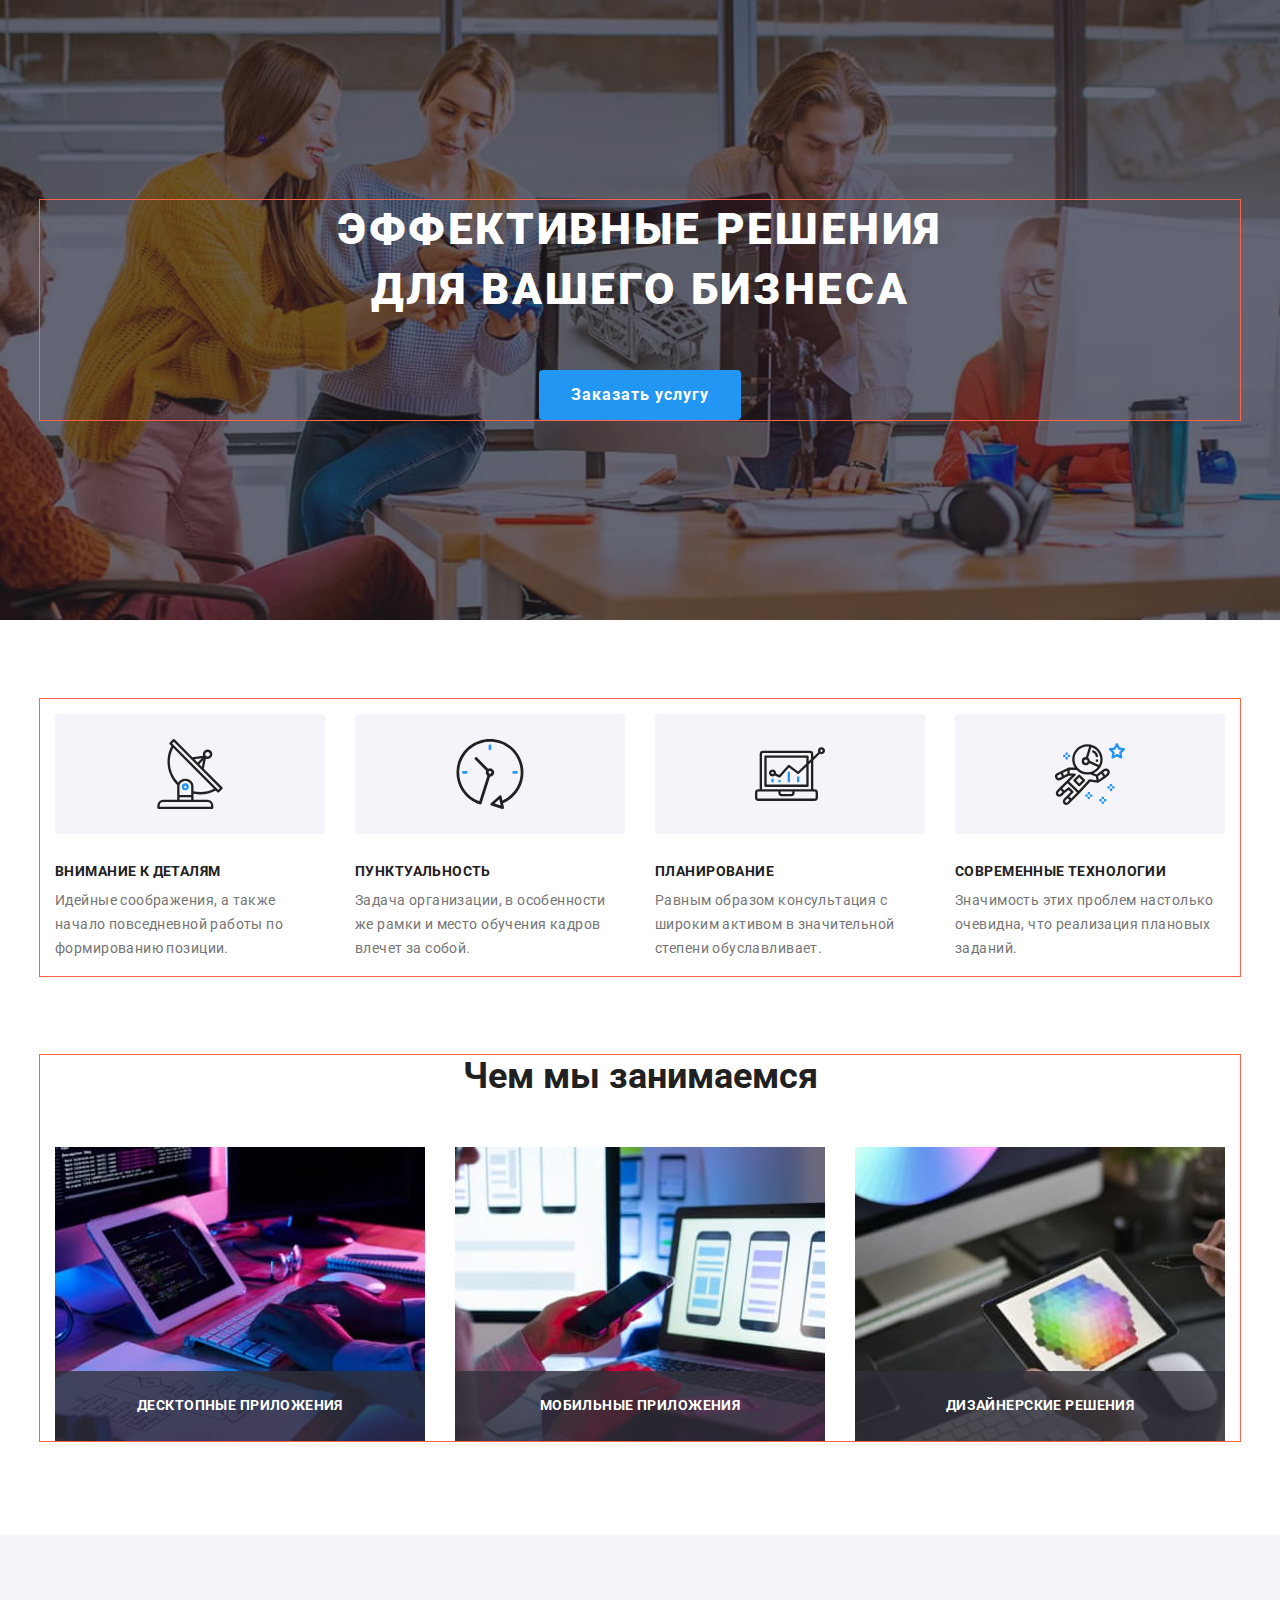
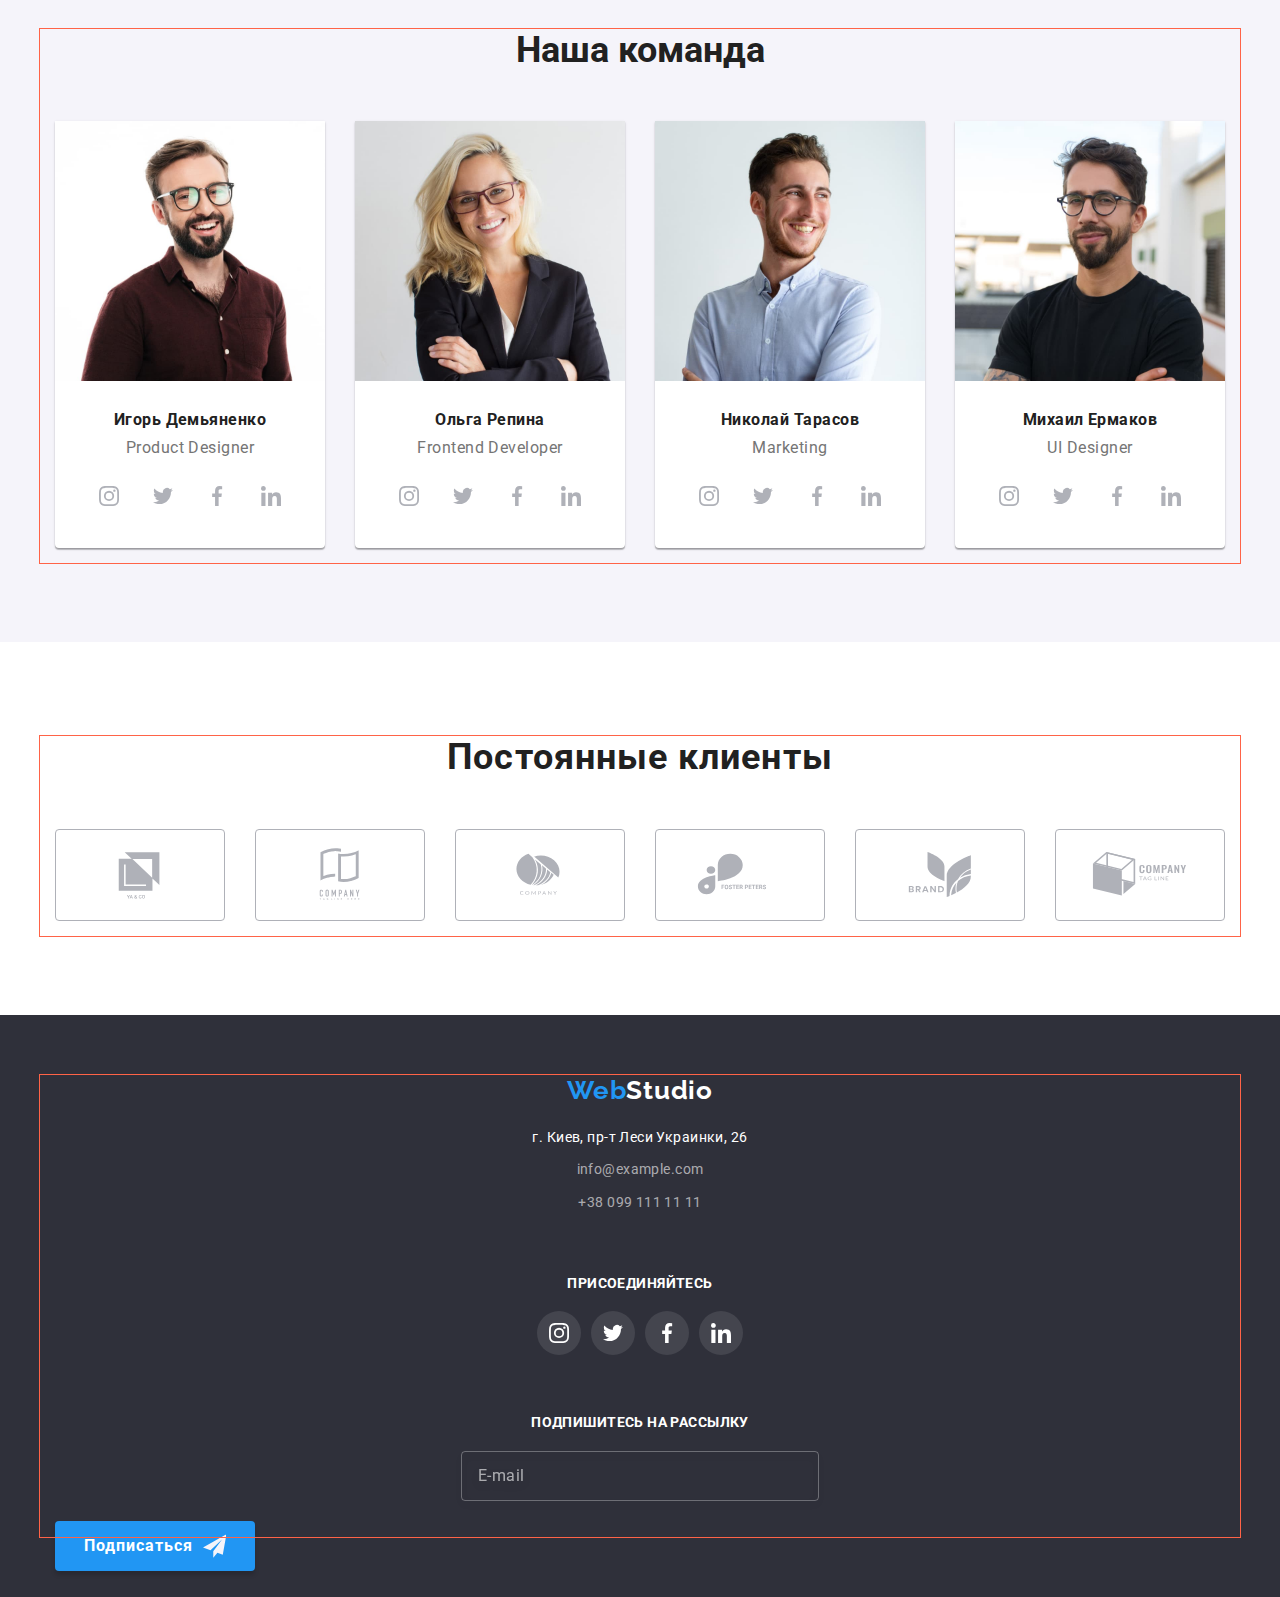
<file: index.html>
<!DOCTYPE html>
<html lang="ru">
  <head>
    <meta charset="UTF-8" />
    <meta http-equiv="X-UA-Compatible" content="IE=edge" />
    <meta name="viewport" content="width=device-width, initial-scale=1.0" />
    <link rel="preconnect" href="https://fonts.googleapis.com" />
    <link rel="preconnect" href="https://fonts.gstatic.com" crossorigin />
    <link
      href="https://fonts.googleapis.com/css2?family=Raleway:wght@700&family=Roboto:wght@400;500;700;900&display=swap"
      rel="stylesheet"
    />
    <link
      rel="stylesheet"
      href="https://cdnjs.cloudflare.com/ajax/libs/modern-normalize/1.1.0/modern-normalize.min.css"
    />
    <!-- <link rel="stylesheet" href="./css/style.css" /> -->
    <link rel="stylesheet" href="./css/main.css" />
    <title>WebStudio</title>
  </head>
  <body>
    <!-- Header -->
    <!-- <header class="header">
      <div class="container header__container nav">
        <nav class="nav">
          <a class="logo" href="">Web<span class="logo__dark">Studio</span> </a>

          <ul class="nav-list list">
            <li class="nav-list__item">
              <a class="nav-list__link link nav-list__link--current" href="./index.html">Студия</a>
            </li>
            <li class="nav-list__item">
              <a class="nav-list__link link" href="./portfolio.html">Портфолио</a>
            </li>
            <li class="nav-list__item">
              <a class="nav-list__link link" href="">Контакты</a>
            </li>
          </ul>
        </nav>
        <ul class="list contacts">
          <li class="contacts__item-nav item">
            <a class="link contacts__link-item" href="mailto:info@devstudio.com">
              <svg class="contacts__icons-mail">
                <use href="./imgs/icons.svg#icon-mail "></use>
              </svg>
              info@devstudio.com</a
            >
          </li>
          <li class="contacts__item-nav item">
            <a class="link contacts__link-item" href="tel:+380961111111">
              <svg class="contacts__icons-tel">
                <use href="./imgs/icons.svg#icon-smartphone"></use>
              </svg>
              +38 096 111 11 11</a
            >
          </li>
        </ul>
      </div>
    </header> -->
    <main>
      <!-- Hero -->
      <section class="hero hero--overlay">
        <div class="container">
          <h1 class="hero__title">Эффективные решения<br />для вашего бизнеса</h1>
          <button type="button" class="hero__button btn" data-modal-open>Заказать услугу</button>
        </div>
      </section>
      <!-- Preference -->
      <section class="section">
        <div class="container">
          <h2 class="visually-hidden">Наши преимущества</h2>
          <ul class="features list">
            <li class="features-item">
              <div class="icons">
                <svg class="features-icon">
                  <use href="./imgs/icons.svg#icon-antenna"></use>
                </svg>
              </div>
              <h3 class="features-title">Внимание к деталям</h3>
              <p class="features-text">
                Идейные соображения, а также начало повседневной работы по формированию позиции.
              </p>
            </li>
            <li class="features-item">
              <div class="icons">
                <svg class="features-icon">
                  <use href="./imgs/icons.svg#icon-clock"></use>
                </svg>
              </div>
              <h3 class="features-title">Пунктуальность</h3>
              <p class="features-text">
                Задача организации, в особенности же рамки и место обучения кадров влечет за собой.
              </p>
            </li>
            <li class="features-item">
              <div class="icons">
                <svg class="features-icon">
                  <use href="./imgs/icons.svg#icon-diagram"></use>
                </svg>
              </div>
              <h3 class="features-title">Планирование</h3>
              <p class="features-text">
                Равным образом консультация с широким активом в значительной степени обуславливает.
              </p>
            </li>
            <li class="features-item">
              <div class="icons">
                <svg class="features-icon">
                  <use href="./imgs/icons.svg#icon-astronaut"></use>
                </svg>
              </div>
              <h3 class="features-title">Современные технологии</h3>
              <p class="features-text">
                Значимость этих проблем настолько очевидна, что реализация плановых заданий.
              </p>
            </li>
          </ul>
        </div>
      </section>
      <!-- Work -->
      <section class="section section--no-padding-top">
        <div class="container">
          <h2 class="section__title">Чем мы занимаемся</h2>
          <ul class="work">
            <li class="work__item">
              <img
                class="work__img"
                src="./imgs/img1.jpg"
                width="370"
                alt="Десктопные приложения"
              />
              <p class="work__text">Десктопные приложения</p>
            </li>

            <li class="work__item">
              <img class="work__img" src="./imgs/img2.jpg" width="370" alt="Мобильные приложения" />
              <p class="work__text">Мобильные приложения</p>
            </li>

            <li class="work__item">
              <img class="work__img" src="./imgs/img3.jpg" width="370" alt="Дизайнерские решения" />
              <p class="work__text">Дизайнерские решения</p>
            </li>
          </ul>
        </div>
      </section>
      <!-- Team -->
      <section class="section section--bacground-color">
        <div class="container">
          <h2 class="section__title">Наша команда</h2>
          <ul class="team">
            <li class="team__item">
              <img
                class="team__img"
                src="./imgs/a.jpg"
                alt="Игорь
                Демьяненко"
              />
              <div class="team__box">
                <h3 class="team__title">Игорь Демьяненко</h3>
                <p class="team__text">Product Designer</p>
                <ul class="social-media">
                  <li class="social-media__item">
                    <a href="" class="social-media__link">
                      <svg class="social-media__icons">
                        <use href="./imgs/icons.svg#icon-instagram"></use>
                      </svg>
                    </a>
                  </li>
                  <li class="social-media__item">
                    <a href="" class="social-media__link">
                      <svg class="social-media__icons">
                        <use href="./imgs/icons.svg#icon-twitter"></use>
                      </svg>
                    </a>
                  </li>
                  <li class="social-media__item">
                    <a href="" class="social-media__link">
                      <svg class="social-media__icons">
                        <use href="./imgs/icons.svg#icon-facebook"></use>
                      </svg>
                    </a>
                  </li>
                  <li class="social-media__item">
                    <a href="" class="social-media__link">
                      <svg class="social-media__icons">
                        <use href="./imgs/icons.svg#icon-linkedin"></use>
                      </svg>
                    </a>
                  </li>
                </ul>
              </div>
            </li>

            <li class="team__item">
              <img
                class="team__img"
                src="./imgs/b.jpg"
                alt="Ольга
                Репина"
              />
              <div class="team__box">
                <h3 class="team__title">Ольга Репина</h3>
                <p class="team__text">Frontend Developer</p>
                <ul class="social-media">
                  <li class="social-media__item">
                    <a href="" class="social-media__link">
                      <svg class="social-media__icons">
                        <use href="./imgs/icons.svg#icon-instagram"></use>
                      </svg>
                    </a>
                  </li>
                  <li class="social-media__item">
                    <a href="" class="social-media__link">
                      <svg class="social-media__icons">
                        <use href="./imgs/icons.svg#icon-twitter"></use>
                      </svg>
                    </a>
                  </li>
                  <li class="social-media__item">
                    <a href="" class="social-media__link">
                      <svg class="social-media__icons">
                        <use href="./imgs/icons.svg#icon-facebook"></use>
                      </svg>
                    </a>
                  </li>
                  <li class="social-media__item">
                    <a href="" class="social-media__link">
                      <svg class="social-media__icons">
                        <use href="./imgs/icons.svg#icon-linkedin"></use>
                      </svg>
                    </a>
                  </li>
                </ul>
              </div>
            </li>

            <li class="team__item">
              <img
                class="team__img"
                src="./imgs/c.jpg"
                alt="Николай
                Тарасов"
              />
              <div class="team__box">
                <h3 class="team__title">Николай Тарасов</h3>
                <p class="team__text">Marketing</p>
                <ul class="social-media list">
                  <li class="social-media__item">
                    <a href="" class="social-media__link">
                      <svg class="social-media__icons">
                        <use href="./imgs/icons.svg#icon-instagram"></use>
                      </svg>
                    </a>
                  </li>
                  <li class="social-media__item">
                    <a href="" class="social-media__link">
                      <svg class="social-media__icons">
                        <use href="./imgs/icons.svg#icon-twitter"></use>
                      </svg>
                    </a>
                  </li>
                  <li class="social-media__item">
                    <a href="" class="social-media__link">
                      <svg class="social-media__icons">
                        <use href="./imgs/icons.svg#icon-facebook"></use>
                      </svg>
                    </a>
                  </li>
                  <li class="social-media__item">
                    <a href="" class="social-media__link">
                      <svg class="social-media__icons">
                        <use href="./imgs/icons.svg#icon-linkedin"></use>
                      </svg>
                    </a>
                  </li>
                </ul>
              </div>
            </li>

            <li class="team__item">
              <img
                class="team__img"
                src="./imgs/d.jpg"
                alt="Михаил
                Ермаков"
              />
              <div class="team__box">
                <h3 class="team__title">Михаил Ермаков</h3>
                <p class="team__text">UI Designer</p>
                <ul class="social-media list">
                  <li class="social-media__item">
                    <a href="" class="social-media__link">
                      <svg class="social-media__icons">
                        <use href="./imgs/icons.svg#icon-instagram"></use>
                      </svg>
                    </a>
                  </li>
                  <li class="social-media__item">
                    <a href="" class="social-media__link">
                      <svg class="social-media__icons">
                        <use href="./imgs/icons.svg#icon-twitter"></use>
                      </svg>
                    </a>
                  </li>
                  <li class="social-media__item">
                    <a href="" class="social-media__link">
                      <svg class="social-media__icons">
                        <use href="./imgs/icons.svg#icon-facebook"></use>
                      </svg>
                    </a>
                  </li>
                  <li class="social-media__item">
                    <a href="" class="social-media__link">
                      <svg class="social-media__icons">
                        <use href="./imgs/icons.svg#icon-linkedin"></use>
                      </svg>
                    </a>
                  </li>
                </ul>
              </div>
            </li>
          </ul>
        </div>
      </section>
      <!-- ----------Regular-customers-------- -->
      <section class="customer-section section">
        <div class="container">
          <h2 class="customer-caption">Постоянные клиенты</h2>
          <ul class="customers list">
            <li class="customers-item">
              <a href="" class="customers-link">
                <svg class="customers-icon">
                  <use href="./imgs/icons.svg#icon-logo1"></use>
                </svg>
              </a>
            </li>
            <li class="customers-item">
              <a href="" class="customers-link">
                <svg class="customers-icon">
                  <use href="./imgs/icons.svg#icon-logo2"></use>
                </svg>
              </a>
            </li>
            <li class="customers-item">
              <a href="" class="customers-link">
                <svg class="customers-icon">
                  <use href="./imgs/icons.svg#icon-logo3"></use>
                </svg>
              </a>
            </li>
            <li class="customers-item">
              <a href="" class="customers-link">
                <svg class="customers-icon">
                  <use href="./imgs/icons.svg#icon-logo4"></use>
                </svg>
              </a>
            </li>
            <li class="customers-item">
              <a href="" class="customers-link">
                <svg class="customers-icon">
                  <use href="./imgs/icons.svg#icon-logo5"></use>
                </svg>
              </a>
            </li>
            <li class="customers-item">
              <a href="" class="customers-link">
                <svg class="customers-icon">
                  <use href="./imgs/icons.svg#icon-logo6"></use>
                </svg>
              </a>
            </li>
          </ul>
        </div>
      </section>
    </main>
    <!-- -----------footer---------- -->
    <footer class="footer">
      <div class="container blocks">
        <div class="address-block">
          <div class="logo-footer">
            <a class="logo link" href="./index.html"
              >Web<span class="logo-light link">Studio</span>
            </a>
          </div>
          <address class="info">
            <ul class="adres">
              <li class="adres__item">
                <a class="adres__link link" href="https://goo.gl/maps/GMDMJcy5s2AakEA77"
                  >г. Киев, пр-т Леси Украинки, 26</a
                >
              </li>
              <li class="adres__item">
                <a class="adres__link-contacts link" href="mailto:info@example.com"
                  >info@example.com</a
                >
              </li>
              <li class="adres__item">
                <a class="adres__link-contacts link" href="tel:+380991111111">+38 099 111 11 11</a>
              </li>
            </ul>
          </address>
        </div>

        <div class="soc-block">
          <h2 class="title">Присоединяйтесь</h2>
          <ul class="social-media social-media--footer">
            <li class="social-media__item">
              <a href="" class="social-media__link">
                <svg class="social-media__icons">
                  <use href="./imgs/icons.svg#icon-instagram"></use>
                </svg>
              </a>
            </li>
            <li class="social-media__item">
              <a href="" class="social-media__link">
                <svg class="social-media__icons">
                  <use href="./imgs/icons.svg#icon-twitter"></use>
                </svg>
              </a>
            </li>
            <li class="social-media__item">
              <a href="" class="social-media__link">
                <svg class="social-media__icons">
                  <use href="./imgs/icons.svg#icon-facebook"></use>
                </svg>
              </a>
            </li>
            <li class="social-media__item">
              <a href="" class="social-media__link">
                <svg class="social-media__icons">
                  <use href="./imgs/icons.svg#icon-linkedin"></use>
                </svg>
              </a>
            </li>
          </ul>
        </div>
        <div class="subscription-block">
          <p class="title">Подпишитесь на рассылку</p>
          <form class="footer-form">
            <div class="footer-field">
              <label for="email" class="footer-label"></label>
              <input type="email" name="email" id="email" placeholder="E-mail" />
            </div>

            <button type="submit" class="footer-form-btn">
              Подписаться
              <svg class="send-btn">
                <use href="./imgs/icons.svg#icon-icon-send"></use>
              </svg>
            </button>
          </form>
        </div>
      </div>
    </footer>
    <div class="backdrop is-hidden" data-modal>
      <div class="modal">
        <button type="button" class="modal-close-btn" data-modal-close>
          <svg class="icon icon-close" width="18" height="18">
            <use href="./imgs/icons.svg#icon-close"></use>
          </svg>
        </button>
        <p class="modal-title">Оставьте свои данные, мы вам перезвоним</p>
        <form class="form">
          <div class="modal-field">
            <label class="modal-label" for="user-name">Имя</label>

            <div class="modal-input-wrap">
              <input type="text" name="user-name" id="user-name" class="modal-input" />
              <svg class="input-icon" width="18" height="18">
                <use href="./imgs/icons.svg#icon-person-black-18dp1"></use>
              </svg>
            </div>
          </div>

          <div class="modal-field">
            <label class="modal-label" for="user-tel">Телефон</label>
            <div class="modal-input-wrap">
              <input type="tel" name="user-tel" id="user-tel" class="modal-input" />
              <svg class="input-icon" width="18" height="18">
                <use href="./imgs/icons.svg#icon-phone-black-18dp-1"></use>
              </svg>
            </div>
          </div>
          <div class="modal-field">
            <label class="modal-label" for="user-mail">Почта</label>
            <div class="modal-input-wrap">
              <input type="email" name="user-mail" id="user-mail" class="modal-input" />
              <svg class="input-icon" width="18" height="18">
                <use href="./imgs/icons.svg#icon-email-black-18dp-1"></use>
              </svg>
            </div>
          </div>
          <div class="modal-field modal-field-text">
            <label class="modal-label" for="user-comment">Комментарий</label>
            <textarea
              class="text-area"
              placeholder="Введите текст"
              name="user-text"
              id="user-comment"
            ></textarea>
          </div>
          <div class="modal-field modal-field-checkbox">
            <input
              type="checkbox"
              class="input-check visually-hidden"
              name="input-check"
              id="input-check"
            />
            <label for="input-check" class="check-text">
              <span>
                <svg class="check-icon" width="11" height="8">
                  <use href="./imgs/icons.svg#icon-Vector-1"></use>
                </svg>
              </span>
              Соглашаюсь с рассылкой и принимаю&nbsp
              <a class="link-form" href="">Условия договора</a>
            </label>
          </div>
          <button type="submit" class="form-button">Отправить</button>
        </form>
      </div>
    </div>
    <script src="./js/modal.js"></script>
  </body>
</html>
</file>
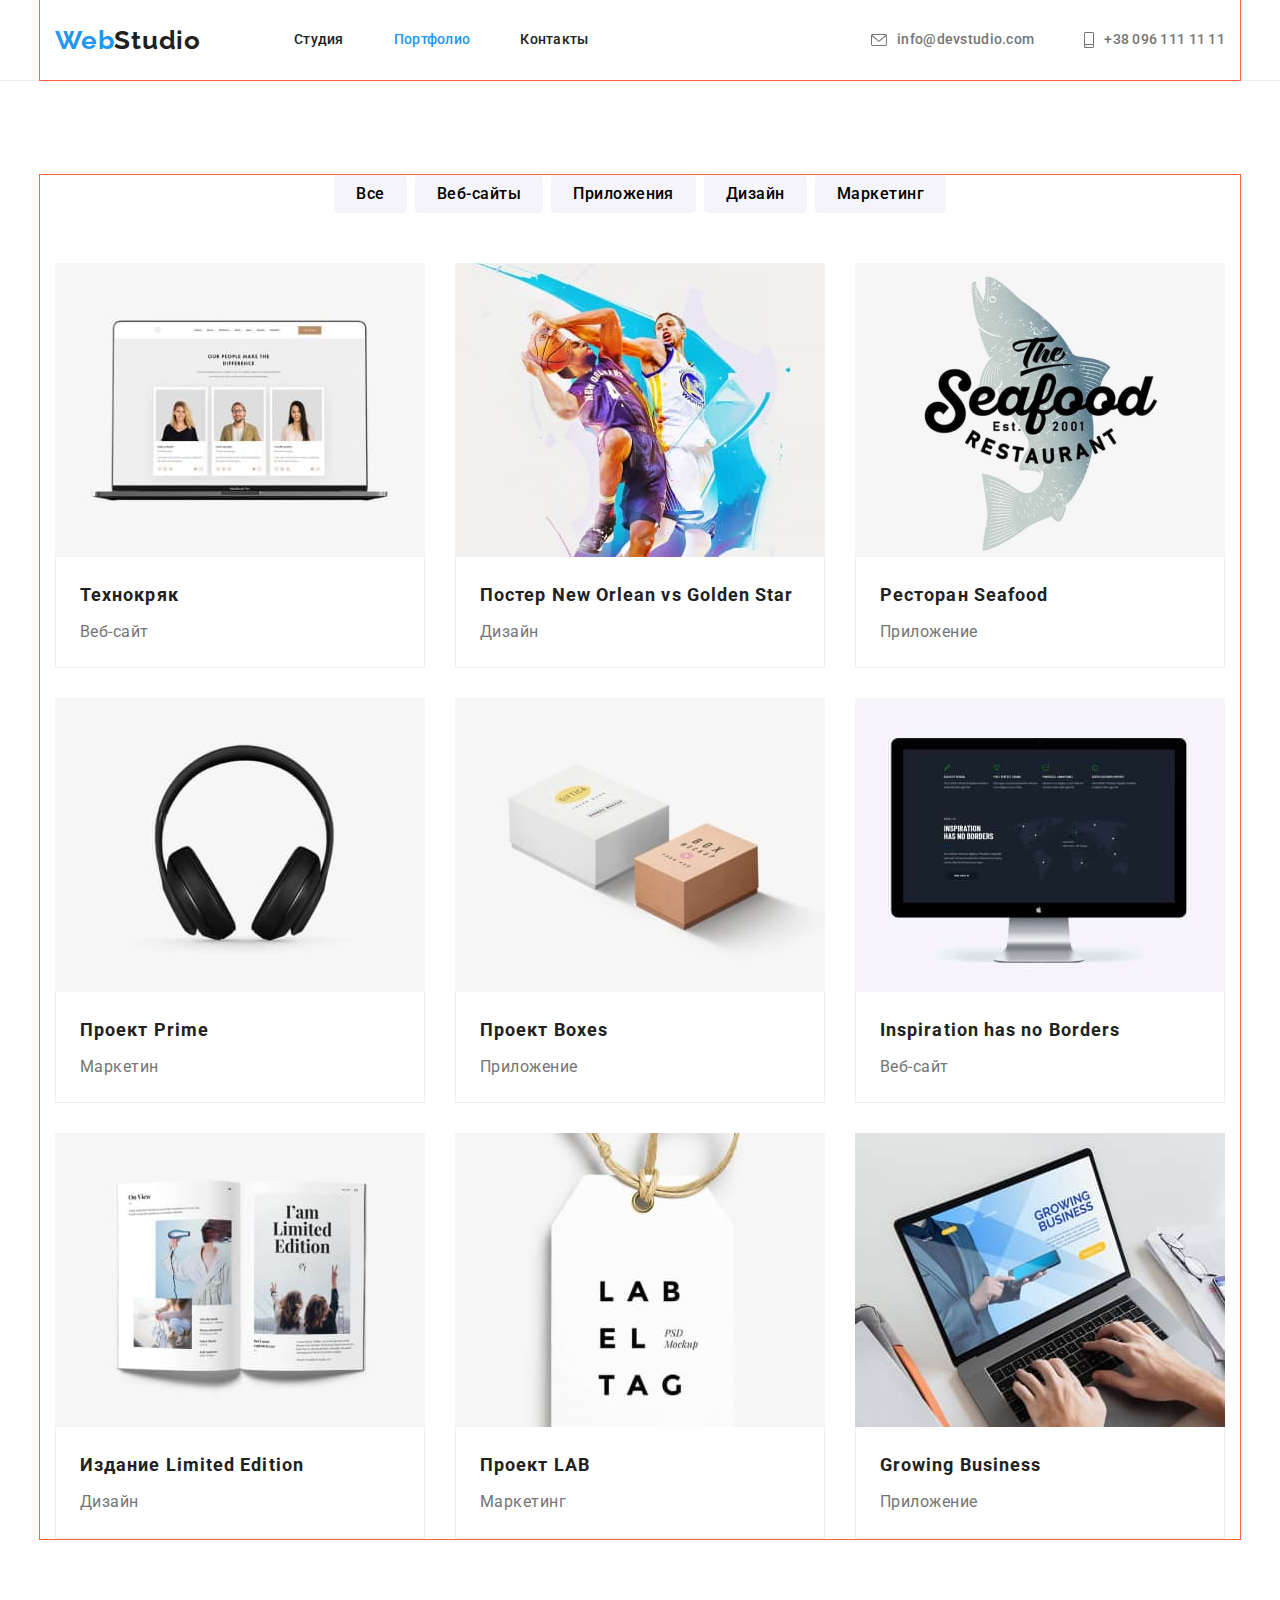
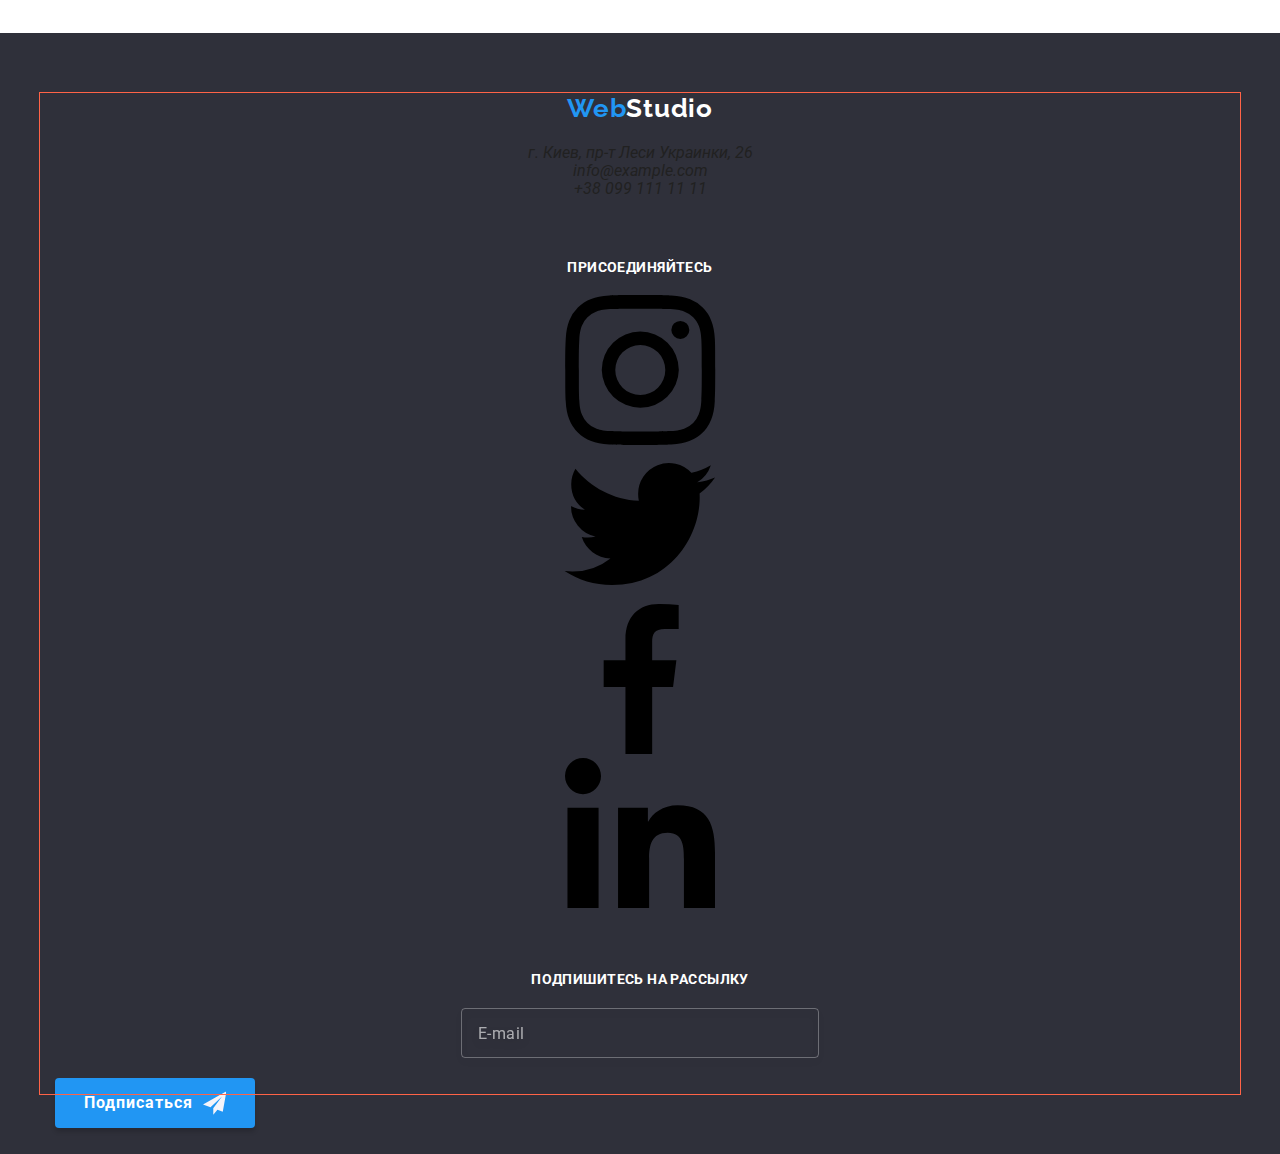
<file: portfolio.html>
<!DOCTYPE html>
<html lang="ru">
  <head>
    <meta charset="UTF-8" />
    <meta http-equiv="X-UA-Compatible" content="IE=edge" />
    <meta name="viewport" content="width=device-width, initial-scale=1.0" />
    <link rel="preconnect" href="https://fonts.googleapis.com" />
    <link rel="preconnect" href="https://fonts.gstatic.com" crossorigin />
    <link
      href="https://fonts.googleapis.com/css2?family=Raleway:wght@700&family=Roboto:wght@400;500;700;900&display=swap"
      rel="stylesheet"
    />
    <link
      rel="stylesheet"
      href="https://cdnjs.cloudflare.com/ajax/libs/modern-normalize/1.1.0/modern-normalize.min.css"
    />
    <!-- <link rel="stylesheet" href="./css/style.css" /> -->
    <link rel="stylesheet" href="./css/main.css" />
    <title>WebStudio</title>
  </head>
  <body>
    <!-- Header -->
    <header class="header">
      <div class="container header__container nav">
        <nav class="nav">
          <a class="logo" href="">Web<span class="logo__dark">Studio</span> </a>

          <ul class="nav-list list">
            <li class="nav-list__item">
              <a class="nav-list__link link" href="./index.html">Студия</a>
            </li>
            <li class="nav-list__item">
              <a class="nav-list__link link nav-list__link--current" href="./portfolio.html"
                >Портфолио</a
              >
            </li>
            <li class="nav-list__item">
              <a class="nav-list__link link" href="">Контакты</a>
            </li>
          </ul>
        </nav>
        <ul class="list contacts">
          <li class="contacts__item-nav item">
            <a class="link contacts__link-item" href="mailto:info@devstudio.com">
              <svg class="contacts__icons-mail">
                <use href="./imgs/icons.svg#icon-mail "></use>
              </svg>
              info@devstudio.com</a
            >
          </li>
          <li class="contacts__item-nav item">
            <a class="link contacts__link-item" href="tel:+380961111111">
              <svg class="contacts__icons-tel">
                <use href="./imgs/icons.svg#icon-smartphone"></use>
              </svg>
              +38 096 111 11 11</a
            >
          </li>
        </ul>
      </div>
    </header>
    <main>
      <section class="section">
        <div class="container">
          <h1 class="visually-hidden">Навигация</h1>
          <ul class="list filter">
            <li class="item item-button">
              <button class="filter-button current" type="button">Все</button>
            </li>
            <li class="item item-button">
              <button class="filter-button current" type="button">Веб-сайты</button>
            </li>
            <li class="item item-button">
              <button class="filter-button current" type="button">Приложения</button>
            </li>

            <li class="item item-button">
              <button class="filter-button current" type="button">Дизайн</button>
            </li>
            <li class="item item-button">
              <button class="filter-button current" type="button">Маркетинг</button>
            </li>
          </ul>

          <ul class="cards list">
            <li class="card-item">
              <a class="link" href="">
                <div class="card-description-wrap">
                  <img class="card-img" src="./imgs/teh.jpg" alt="Веб сайт" />
                  <p class="card-description">
                    Ресурс предлагает комплексные предложения с разным уровнем функционала и
                    сервисов. Все это позволит посетителю получить исчерпывающие сведения о компании
                    или частном лице.
                  </p>
                </div>
                <div class="shelf-card">
                  <h2 class="card-title">Технокряк</h2>
                  <p class="card-text">Веб-сайт</p>
                </div>
              </a>
            </li>

            <li class="card-item">
              <a class="link" href="">
                <div class="card-description-wrap">
                  <img class="card-img" src="./imgs/pos.jpg" width="370" alt="Парни с мячем" />
                  <p class="card-description">
                    Эетот ресурс предлагает комплексные предложения с разным уровнем функционала и
                    сервисов. Все это позволит посетителю получить исчерпывающие сведения о компании
                    или частном лице.
                  </p>
                </div>
                <div class="shelf-card">
                  <h2 class="card-title">
                    Постер
                    <span class="card-title" lang="en">New Orlean vs Golden Star</span>
                  </h2>
                  <p class="card-text">Дизайн</p>
                </div>
              </a>
            </li>

            <li class="card-item">
              <a class="link" href="">
                <div class="card-description-wrap">
                  <img class="card-img" src="./imgs/rest.png" alt="лого" width="370" />
                  <p class="card-description">
                    Наш ресурс предлагает комплексные предложения с разным уровнем функционала и
                    сервисов. Все это позволит посетителю получить исчерпывающие сведения о компании
                    или частном лице.
                  </p>
                </div>
                <div class="shelf-card">
                  <h2 class="card-title">
                    Ресторан <span class="card-title" lang="en">Seafood</span>
                  </h2>
                  <p class="card-text">Приложение</p>
                </div>
              </a>
            </li>
            <li class="card-item">
              <a class="link" href="">
                <div class="card-description-wrap">
                  <img class="card-img" src="./imgs/proj.jpg" alt="наушники" width="370" />
                  <p class="card-description">
                    Данный ресурс предлагает комплексные предложения с разным уровнем функционала и
                    сервисов. Все это позволит посетителю получить исчерпывающие сведения о компании
                    или частном лице.
                  </p>
                </div>
                <div class="shelf-card">
                  <h2 class="card-title">Проект <span class="card-title" lang="en">Prime</span></h2>
                  <p class="card-text">Маркетин</p>
                </div>
              </a>
            </li>
            <li class="card-item">
              <a class="link" href="">
                <div class="card-description-wrap">
                  <img class="card-img" src="./imgs/prog-box.jpg" alt="коробки" width="370" />
                  <p class="card-description">
                    Предлагаемый ресурс предлагает комплексные предложения с разным уровнем
                    функционала и сервисов. Все это позволит посетителю получить исчерпывающие
                    сведения о компании или частном лице.
                  </p>
                </div>
                <div class="shelf-card">
                  <h2 class="card-title">Проект <span class="card-title" lang="en">Boxes</span></h2>
                  <p class="card-text">Приложение</p>
                </div>
              </a>
            </li>
            <li class="card-item">
              <a class="link" href="">
                <div class="card-description-wrap">
                  <img class="card-img" src="./imgs/inspir.jpg" alt="монитор" width="370" />
                  <p class="card-description">
                    Ресурс предлагает комплексные предложения с разным уровнем функционала и
                    сервисов. Все это позволит посетителю получить исчерпывающие сведения о компании
                    или частном лице.
                  </p>
                </div>
                <div class="shelf-card">
                  <h2 class="card-title" lang="en">Inspiration has no Borders</h2>
                  <p class="card-text">Веб-сайт</p>
                </div>
              </a>
            </li>
            <li class="card-item">
              <a class="link" href="">
                <div class="card-description-wrap">
                  <img class="card-img" src="./imgs/izdan.jpg" alt="журнал" width="370" />
                  <p class="card-description">
                    Ресурс предлагает комплексные предложения с разным уровнем функционала и
                    сервисов. Все это позволит посетителю получить исчерпывающие сведения о компании
                    или частном лице.
                  </p>
                </div>
                <div class="shelf-card">
                  <h2 class="card-title">
                    Издание
                    <span class="card-title" lang="en">Limited Edition</span>
                  </h2>
                  <p class="card-text">Дизайн</p>
                </div>
              </a>
            </li>
            <li class="card-item">
              <a class="link" href="">
                <div class="card-description-wrap">
                  <img class="card-img" src="./imgs/proj-lab.jpg" alt="бирка" width="370" />
                  <p class="card-description">
                    Ресурс предлагает комплексные предложения с разным уровнем функционала и
                    сервисов. Все это позволит посетителю получить исчерпывающие сведения о компании
                    или частном лице.
                  </p>
                </div>
                <div class="shelf-card">
                  <h2 class="card-title">Проект <span class="card-title" lang="en">LAB</span></h2>
                  <p class="card-text">Маркетинг</p>
                </div>
              </a>
            </li>
            <li class="card-item">
              <a class="link" href="">
                <div class="card-description-wrap">
                  <img class="card-img" src="./imgs/grow.jpg" alt="ноут" width="370" />
                  <p class="card-description">
                    Ресурс предлагает комплексные предложения с разным уровнем функционала и
                    сервисов. Все это позволит посетителю получить исчерпывающие сведения о компании
                    или частном лице.
                  </p>
                </div>
                <div class="shelf-card">
                  <h2 class="card-title" lang="en">Growing Business</h2>
                  <p class="card-text">Приложение</p>
                </div>
              </a>
            </li>
          </ul>
        </div>
      </section>
    </main>

    <footer class="footer">
      <div class="container blocks">
        <div class="address-block">
          <div class="logo-footer">
            <a class="logo link" href="./index.html"
              >Web<span class="logo-light link">Studio</span>
            </a>
          </div>
          <address class="info">
            <ul class="adres list">
              <li class="adres-item">
                <a class="adres-link link" href="https://goo.gl/maps/GMDMJcy5s2AakEA77"
                  >г. Киев, пр-т Леси Украинки, 26</a
                >
              </li>
              <li class="adres-item">
                <a class="adres-link-contacts link" href="mailto:info@example.com"
                  >info@example.com</a
                >
              </li>
              <li class="adres-item">
                <a class="adres-link-contacts link" href="tel:+380991111111">+38 099 111 11 11</a>
              </li>
            </ul>
          </address>
        </div>

        <div class="soc-block">
          <h2 class="title">Присоединяйтесь</h2>
          <ul class="soc-block-list list">
            <li class="soc-block-item">
              <a href="" class="link">
                <svg class="soc-block-icons">
                  <use href="./imgs/icons.svg#icon-instagram"></use>
                </svg>
              </a>
            </li>
            <li class="soc-block-item">
              <a href="" class="link">
                <svg class="soc-block-icons">
                  <use href="./imgs/icons.svg#icon-twitter"></use>
                </svg>
              </a>
            </li>
            <li class="soc-block-item">
              <a href="" class="link">
                <svg class="soc-block-icons">
                  <use href="./imgs/icons.svg#icon-facebook"></use>
                </svg>
              </a>
            </li>
            <li class="soc-block-item">
              <a href="" class="link">
                <svg class="soc-block-icons">
                  <use href="./imgs/icons.svg#icon-linkedin"></use>
                </svg>
              </a>
            </li>
          </ul>
        </div>
        <div class="subscription-block">
          <p class="title">Подпишитесь на рассылку</p>
          <form class="footer-form">
            <div class="footer-field">
              <label for="email" class="footer-label"></label>
              <input type="email" name="email" id="email" placeholder="E-mail" />
            </div>

            <button type="submit" class="footer-form-btn">
              Подписаться
              <svg class="send-btn">
                <use href="./imgs/icons.svg#icon-icon-send"></use>
              </svg>
            </button>
          </form>
        </div>
      </div>
    </footer>
  </body>
</html>
</file>
<file: css/main.css>
:root {
  --main-color: #212121;
  --text-color: #757575;
  --accent-color: #2196f3;
  --white-color-text: #ffffff;
  --background: #2f303a;
  --address-links-footer: rgba(255, 255, 255, 0.6);
  --bacground-button: #f5f4fa;
  --bacground-shelf-card: #ffffff;
  --border-shelf-card: #eeeeee;
  --bacground-team: #f5f4fa;
  --social-links-color: #afb1b8;
  --customers-logo-color: #afb1b8;
  --background-work-color: rgba(47, 48, 58, 0.8);
  --timing: 250ms cubic-bezier(0.4, 0, 0.2, 1);
}

body {
  font-family: "Roboto", sans-serif;
  color: var(--main-color);
}

.visually-hidden {
  position: absolute;
  white-space: nowrap;
  width: 1px;
  height: 1px;
  overflow: hidden;
  border: 0;
  padding: 0;
  clip: rect(0 0 0 0);
  clip-path: inset(50%);
  margin: -1px;
}

a {
  display: block;
  text-decoration: none;
  color: var(--main-color);
}

ul {
  list-style: none;
  padding: 0;
  margin: 0;
}

h1,
h2,
h3,
h4,
h5,
h6,
p {
  margin: 0;
}

button {
  padding: 0;
}

img {
  display: block;
  max-width: 100%;
  height: auto;
}

.container {
  outline: 1px solid tomato;
  padding-left: 15px;
  padding-right: 15px;
}
@media screen and (min-width: 480px) {
  .container {
    width: 480px;
    margin: 0 auto;
  }
}
@media screen and (min-width: 768px) {
  .container {
    width: 768px;
  }
}
@media screen and (min-width: 1200px) {
  .container {
    width: 1200px;
  }
}

.logo {
  font-family: "Raleway", sans-serif;
  font-weight: 700;
  font-size: 26px;
  line-height: 1.19;
  letter-spacing: 0.03em;
  color: var(--accent-color);
}
.logo__dark {
  color: var(--main-color);
}
.logo-light {
  color: var(--white-color-text);
}

.logo-footer {
  margin-bottom: 20px;
}

.nav-list {
  display: flex;
  margin-left: 93px;
}

.nav-list__link {
  padding-top: 32px;
  padding-bottom: 32px;
  transition: color var(--timing);
}
.nav-list__link:hover, .nav-list__link:focus {
  color: var(--accent-color);
}
.nav-list__link--current {
  color: var(--accent-color);
}

.nav-list__item {
  font-weight: 500;
  font-size: 14px;
  line-height: 1.1;
  letter-spacing: 0.02em;
}
.nav-list__item .current {
  color: var(--accent-color);
  position: relative;
  display: block;
  color: currentColor;
}
.nav-list__item .current::after {
  content: "";
  position: absolute;
  top: 76px;
  display: block;
  width: 100%;
  height: 4px;
  border-radius: 2px;
  background-color: var(--accent-color);
}

.nav-list .nav-list__item + .nav-list__item {
  margin-left: 50px;
}

.section {
  padding-top: 60px;
  padding-bottom: 60px;
}
@media screen and (min-width: 1200px) {
  .section {
    padding-top: 94px;
    padding-bottom: 94px;
  }
}

.section--no-padding-top {
  padding-top: 0;
}
@media screen and (max-width: 1200px) {
  .section--no-padding-top {
    display: none;
  }
}

.section__title {
  margin-top: 0;
  margin-bottom: 30px;
  color: var(--main-color);
  font-size: 28px;
  line-height: 1.18;
  text-align: center;
}
@media screen and (min-width: 1200px) {
  .section__title {
    font-size: 36px;
    line-height: 1.17;
    margin-bottom: 50px;
  }
}

.section--bacground-color {
  background-color: var(--bacground-team);
}

.header {
  border-bottom: 1px solid #ececec;
}

.nav {
  display: flex;
  align-items: center;
}

.contacts {
  display: flex;
  margin-left: auto;
}

.contacts__link-item {
  transition: color var(--timing);
}
.contacts__link-item:hover, .contacts__link-item:focus {
  color: var(--accent-color);
}

.contacts__link-item:hover,
.contacts__link-item:focus {
  color: var(--accent-color);
}

.contacts__item-nav + .contacts__item-nav {
  margin-left: 50px;
}

.contacts__link-item {
  display: flex;
  align-items: center;
  padding-top: 32px;
  padding-bottom: 32px;
  font-weight: 500;
  font-size: 14px;
  line-height: 1.1;
  letter-spacing: 0.02em;
  color: var(--text-color);
}

.contacts__icons-mail {
  width: 16px;
  height: 12px;
  margin-right: 10px;
  fill: var(--text-color);
}
.contacts__link-item:hover .contacts__icons-mail, .contacts__link-item:focus .contacts__icons-mail {
  fill: var(--accent-color);
}

.contacts__icons-tel {
  width: 10px;
  height: 16px;
  margin-right: 10px;
  fill: var(--text-color);
}
.contacts__link-item:hover .contacts__icons-tel, .contacts__link-item:focus .contacts__icons-tel {
  fill: var(--accent-color);
}

.hero--overlay {
  max-width: 1600px;
  margin-left: auto;
  margin-right: auto;
  background-color: var(--background);
  background-image: linear-gradient(to right, rgba(47, 48, 58, 0.4), rgba(47, 48, 58, 0.4)), url(../imgs/bg-fon.jpg);
  background-repeat: no-repeat;
  background-size: cover;
  background-position: center;
}

.hero {
  padding-top: 118px;
  padding-bottom: 118px;
  text-align: center;
}
@media screen and (min-width: 1200px) {
  .hero {
    padding-top: 200px;
    padding-bottom: 200px;
  }
}

.hero__title {
  margin-bottom: 50px;
  font-weight: 900;
  font-size: 26px;
  line-height: 1.61;
  letter-spacing: 0.06em;
  text-transform: uppercase;
  color: var(--white-color-text);
}
@media screen and (min-width: 1200px) {
  .hero__title {
    font-size: 44px;
    line-height: 1.36;
  }
}

.hero__button {
  display: inline-block;
  padding: 10px 32px;
  min-width: 73px;
  font-family: inherit;
  font-weight: 700;
  font-size: 16px;
  line-height: 1.88;
  letter-spacing: 0.06em;
  border: transparent;
  border-radius: 4px;
  cursor: pointer;
  color: var(--white-color-text);
  background-color: var(--accent-color);
}

@media screen and (min-width: 768px) {
  .features {
    display: flex;
    flex-wrap: wrap;
    margin: -15px;
  }
}

@media screen and (max-width: 767px) {
  .features-item:not(:last-child) {
    margin-bottom: 30px;
  }
}
@media screen and (min-width: 768px) {
  .features-item {
    margin: 15px;
    flex-basis: calc((100% - 60px) / 2);
  }
}
@media screen and (min-width: 1200px) {
  .features-item {
    flex-basis: calc((100% - 120px) / 4);
  }
}

.features-icon {
  width: 70px;
  height: 70px;
}

.features-title {
  margin-bottom: 10px;
  font-size: 14px;
  line-height: 1.1;
  letter-spacing: 0.03em;
  text-transform: uppercase;
}
@media screen and (max-width: 767px) {
  .features-title {
    text-align: center;
  }
}

.features-text {
  font-size: 14px;
  line-height: 1.7;
  letter-spacing: 0.03em;
  color: var(--text-color);
}

.icons {
  display: flex;
  justify-content: center;
  align-items: center;
  margin-bottom: 30px;
  height: 120px;
  background-color: var(--bacground-button);
  border-radius: 4px;
}

.work {
  display: flex;
}

.work__item {
  position: relative;
  width: 370;
}
.work__item:not(:first-child) {
  margin-left: 30px;
}

.work__text {
  display: flex;
  position: absolute;
  width: 100%;
  height: 70px;
  justify-content: center;
  align-items: center;
  bottom: 0px;
  font-weight: 700;
  font-size: 14px;
  line-height: 1.1;
  letter-spacing: 0.03em;
  text-transform: uppercase;
  color: var(--white-color-text);
  background-color: var(--background-work-color);
}

@media screen and (min-width: 768px) {
  .team {
    display: flex;
    flex-wrap: wrap;
    margin: -15px;
  }
}

.team__item {
  box-shadow: 0px 1px 3px rgba(0, 0, 0, 0.12), 0px 1px 1px rgba(0, 0, 0, 0.14), 0px 2px 1px rgba(0, 0, 0, 0.2);
  background: #ffffff;
  border-radius: 0px 0px 4px 4px;
}
@media screen and (max-width: 767px) {
  .team__item:not(:last-child) {
    margin-bottom: 30px;
  }
}
@media screen and (min-width: 768px) {
  .team__item {
    margin: 15px;
    flex-basis: calc((100% - 60px) / 2);
  }
}
@media screen and (min-width: 1200px) {
  .team__item {
    flex-basis: calc((100% - 120px) / 4);
  }
}

.team__title {
  margin-bottom: 10px;
  font-size: 16px;
  line-height: 1.1;
  letter-spacing: 0.03em;
}

.team__text {
  margin-bottom: 16px;
  font-size: 16px;
  line-height: 1.2;
  letter-spacing: 0.03em;
  color: var(--text-color);
}

.team__box {
  padding: 30px;
  text-align: center;
}

.social-media {
  display: flex;
  justify-content: center;
  align-items: center;
}

.social-media--footer .social-media__link {
  background-color: rgba(255, 255, 255, 0.1);
}
.social-media--footer .social-media__icons {
  fill: #ffffff;
}

.social-media__link {
  width: 44px;
  height: 44px;
  color: var(--social-links-color);
  background-color: var(--white-color);
  border-radius: 50%;
  display: flex;
  align-items: center;
  justify-content: center;
  transition: background-color var(--timing);
}
.social-media__link:hover, .social-media__link:focus {
  background-color: var(--accent-color);
}

.social-media__item + .social-media__item {
  margin-left: 10px;
}

.social-media__icons {
  width: 20px;
  height: 20px;
  fill: var(--social-links-color);
  transition: fill var(--timing);
}

.social-media__link:hover .social-media__icons,
.social-media__link:focus .social-media__icons {
  fill: #ffffff;
}

.customer-caption {
  margin-bottom: 30px;
  text-align: center;
  font-weight: 700;
  font-size: 28px;
  line-height: 1.18;
  letter-spacing: 0.03em;
}
@media screen and (min-width: 1200px) {
  .customer-caption {
    font-size: 36px;
    line-height: 1.2;
    margin-bottom: 50px;
  }
}

.customers {
  display: flex;
  flex-wrap: wrap;
  margin: -15px;
}

.customers-item {
  height: 92px;
  margin: 15px;
  flex-basis: calc((100% - 60px) / 2);
}
@media screen and (min-width: 768px) {
  .customers-item {
    flex-basis: calc((100% - 90px) / 3);
  }
}
@media screen and (min-width: 1200px) {
  .customers-item {
    flex-basis: calc((100% - 180px) / 6);
  }
}

.customers-link {
  display: flex;
  align-items: center;
  justify-content: center;
  width: 100%;
  height: 100%;
  border-radius: 4px;
  fill: var(--customers-logo-color);
  border: 1px solid var(--customers-logo-color);
  transition: border-color var(--timing);
}
.customers-link:hover, .customers-link:focus {
  border-color: var(--accent-color);
}

.customers-icon {
  width: 106px;
  height: 60px;
  transition: fill var(--timing);
  fill: var(--customers-logo-color);
}
.customers-link:hover .customers-icon, .customers-link:focus .customers-icon {
  fill: var(--accent-color);
}

.footer {
  padding-top: 60px;
  padding-bottom: 60px;
  background: var(--background);
  align-items: center;
  justify-content: center;
  text-align: center;
}

.address-block {
  flex-grow: 1;
  margin-bottom: 60px;
}

.adres__item:not(:last-child) {
  margin-bottom: 8px;
}
@media screen and (min-width: 1200px) {
  .adres__item:not(:last-child) {
    margin-bottom: 9px;
  }
}

.adres__link {
  font-style: normal;
  font-size: 14px;
  line-height: 1.7;
  letter-spacing: 0.03em;
  color: var(--white-color-text);
}

.adres__link-contacts {
  font-style: normal;
  font-size: 14px;
  line-height: 1.7;
  letter-spacing: 0.03em;
  color: var(--address-links-footer);
}

.soc-block .title {
  margin: 0;
  margin-bottom: 20px;
  font-weight: 700;
  font-size: 14px;
  line-height: 16px;
  letter-spacing: 0.03em;
  text-transform: uppercase;
  color: var(--white-color-text);
}

.soc-block {
  margin-bottom: 60px;
}

.subscription-block .title {
  margin: 0;
  display: block;
  margin-bottom: 20px;
  font-weight: 700;
  font-size: 14px;
  line-height: 1.14;
  letter-spacing: 0.03em;
  text-transform: uppercase;
  color: var(--white-color-text);
}

.footer-form {
  height: 86px;
}

.footer-field {
  margin-bottom: 20px;
}

.footer-field input {
  width: 100%;
  height: 50px;
  padding-top: 15px;
  padding-bottom: 15px;
  padding-left: 16px;
  border: 1px solid rgba(255, 255, 255, 0.3);
  filter: drop-shadow(0px 4px 4px rgba(0, 0, 0, 0.15));
  border-radius: 4px;
  color: rgba(255, 255, 255, 0.6);
  background-color: var(--bgc-hero-footer);
  outline: none;
}
.footer-field input::placeholder {
  font-weight: 400;
  font-size: 16px;
  line-height: 1.25;
  align-items: center;
  letter-spacing: 0.03em;
  color: rgba(255, 255, 255, 0.6);
}
@media screen and (min-width: 480px) {
  .footer-field input {
    width: 450px;
  }
}
@media screen and (min-width: 1200px) {
  .footer-field input {
    width: 358px;
  }
}

.footer-form-btn {
  width: 200px;
  height: 50px;
  padding: 10px 29px;
  display: flex;
  text-align: center;
  align-items: center;
  justify-content: center;
  font-weight: 700;
  font-size: 16px;
  line-height: 1.89;
  letter-spacing: 0.06em;
  color: var(--white-color-text);
  fill: var(--bacground-button);
  background-color: var(--accent-color);
  box-shadow: 0px 4px 4px rgba(0, 0, 0, 0.15);
  border-radius: 4px;
  border: none;
  cursor: pointer;
}

.send-btn {
  width: 24px;
  height: 24px;
  margin-left: 10px;
}

.modal {
  position: absolute;
  top: 50%;
  left: 50%;
  transform: translate(-50%, -50%) scale(1);
  min-width: 528px;
  min-height: 581px;
  border-radius: 4px;
  padding: 40px;
  background-color: #fff;
  box-shadow: 0px 1px 3px rgba(0, 0, 0, 0.12), 0px 1px 1px rgba(0, 0, 0, 0.14), 0px 2px 1px rgba(0, 0, 0, 0.2);
}

.modal-close-btn {
  display: flex;
  align-items: center;
  justify-content: center;
  position: absolute;
  top: 10px;
  right: 10px;
  width: 30px;
  height: 30px;
  border-radius: 50%;
  background-color: transparent;
  border: 1px solid rgba(153, 153, 153, 0.6);
  cursor: pointer;
}
.modal-close-btn:hover, .modal-close-btn:focus {
  border-color: #2196f3;
  fill: #2196f3;
}

.is-hidden {
  opacity: 0;
  pointer-events: none;
  visibility: hidden;
}

.modal-title {
  font-weight: 700;
  font-size: 20px;
  line-height: 1.15;
  text-align: center;
  letter-spacing: 0.03em;
  margin-bottom: 12px;
  color: #212121;
}

.modal-input {
  padding-left: 10px;
  outline: none;
  transition: border-color var(--timing);
  padding-left: 42px;
  width: 100%;
  height: 40px;
  border: 1px solid rgba(33, 33, 33, 0.2);
  box-sizing: border-box;
  border-radius: 4px;
}
.modal-input:focus {
  border-color: var(--accent-color);
}
.modal-input:focus + .input-icon {
  fill: var(--accent-color);
}
.modal-input-wrap {
  position: relative;
  margin-top: 4px;
}

.modal-field {
  margin-bottom: 10px;
}
.modal-field-text {
  margin-bottom: 20px;
}

.modal-label {
  font-size: 12px;
  line-height: 14px;
  letter-spacing: 0.01em;
  color: #757575;
}

.text-area {
  width: 100%;
  height: 120px;
  font-weight: 400;
  font-size: 12px;
  line-height: 1.1;
  letter-spacing: 0.01em;
  padding: 12px 16px;
  color: var(--main-color);
  border: 1px solid rgba(33, 33, 33, 0.2);
  box-sizing: border-box;
  border-radius: 4px;
  margin-top: 4px;
  resize: none;
}

.input-icon {
  position: absolute;
  left: 12px;
  top: 50%;
  transform: translateY(-50%);
}

.check-text span {
  align-items: center;
  justify-content: center;
  width: 16px;
  height: 15px;
  border: 2px solid var(--main-color);
  border-radius: 3px;
  margin-right: 5px;
}

.input-check:checked + .check-text span {
  background-color: var(--accent-color);
  border: none;
}

.modal-field-checkbox {
  margin-bottom: 30px;
}

.check-text {
  display: flex;
  align-items: center;
  justify-content: center;
  font-size: 14px;
  line-height: 1.7;
  letter-spacing: 0.03em;
  color: #757575;
}
.check-text span {
  align-items: center;
  justify-content: center;
  width: 16px;
  height: 15px;
  border: 2px solid var(--main-color);
  border-radius: 3px;
  margin-right: 5px;
}

.link-form {
  font-size: 14px;
  line-height: 24px;
  letter-spacing: 0.03em;
  text-decoration-line: underline;
  color: #2196f3;
}

.form-button {
  width: 200px;
  height: 50px;
  margin-left: auto;
  margin-right: auto;
  padding: 10px 55px;
  display: flex;
  text-align: center;
  font-weight: 700;
  font-size: 16px;
  line-height: 1.89;
  letter-spacing: 0.06em;
  color: var(--white-color-text);
  background-color: var(--accent-color);
  box-shadow: 0px 4px 4px rgba(0, 0, 0, 0.15);
  border-radius: 4px;
  border: none;
  cursor: pointer;
}

/* -----------------Checkbox alt----------- */
/* .check-text::before {
  content: '';
  width: 16px;
  height: 15px;
  border: 2px solid var(--main-color);
  border-radius: 3px;
  margin-right: 5px;
} */
/* .input-check:checked + .check-text::before {
  background-color: var(--accent-color);
  background-image: url(../imgs/SVG/Vector.svg);
  background-repeat: no-repeat;
  background-position: center;
  border: none;
} */
.filter.list {
  margin-bottom: 50px;
  display: flex;
  justify-content: center;
}

.item-button:not(:last-child) {
  margin-right: 8px;
}

.filter-button {
  display: inline-block;
  padding: 6px 22px;
  min-width: 73px;
  font-family: inherit;
  font-weight: 500;
  font-size: 16px;
  line-height: 1.6;
  letter-spacing: 0.03em;
  cursor: pointer;
  border: transparent;
  border-radius: 4px;
  background: var(--bacground-button);
  transition: color var(--timing), background-color var(--timing), box-shadow var(--timing);
}
.filter-button:hover, .filter-button:focus {
  color: var(--white-color-text);
  background-color: var(--accent-color);
  box-shadow: 0px 3px 1px rgba(0, 0, 0, 0.1), 0px 1px 2px rgba(0, 0, 0, 0.08), 0px 2px 2px rgba(0, 0, 0, 0.12);
}

.cards {
  flex-wrap: wrap;
  display: flex;
}

.cards .link {
  transition: box-shadow var(--timing);
}
.cards .link:hover, .cards .link:focus {
  display: block;
  box-shadow: 0px 1px 1px rgba(0, 0, 0, 0.12), 0px 4px 4px rgba(0, 0, 0, 0.06), 1px 4px 6px rgba(0, 0, 0, 0.16);
}

.card-item {
  margin-right: 30px;
  margin-bottom: 30px;
  width: 370px;
}
.card-item:nth-child(3n) {
  margin-right: 0;
}
.card-item:nth-last-child(-n+3) {
  margin-bottom: 0;
}

.card-description {
  position: absolute;
  top: 0;
  padding: 63px 24px;
  height: 100%;
  transform: translateY(100%);
  transition: transform var(--timing);
  overflow: auto;
  font-size: 18px;
  line-height: 1.55;
  letter-spacing: 0.03em;
  color: var(--white-color-text);
  background-color: rgba(33, 150, 243, 0.9);
}
.cards .link:hover .card-description, .cards .link:focus .card-description {
  transform: translateY(0%);
}
.card-description-wrap {
  position: relative;
  overflow: hidden;
}

.card-title {
  margin-bottom: 4px;
  font-size: 18px;
  line-height: 2;
  letter-spacing: 0.06em;
}

.card-text {
  font-size: 16px;
  line-height: 1.9;
  letter-spacing: 0.03em;
  color: var(--text-color);
}

.backdrop {
  width: 100%;
  height: 100%;
  position: fixed;
  top: 0;
  bottom: 0;
  background-color: rgba(128, 128, 128, 0.351);
  transition: opacity var(--timing), visibility var(--timing);
}
.backdrop.is-hidden .modal {
  transform: translate(-50%, -50%) scale(0.5);
  transition: transform var(--timing);
}

.shelf-card {
  padding: 20px 24px;
  background: var(--bacground-shelf-card);
  border: 1px solid var(--border-shelf-card);
  border-top: none;
}/*# sourceMappingURL=main.css.map */
</file>
